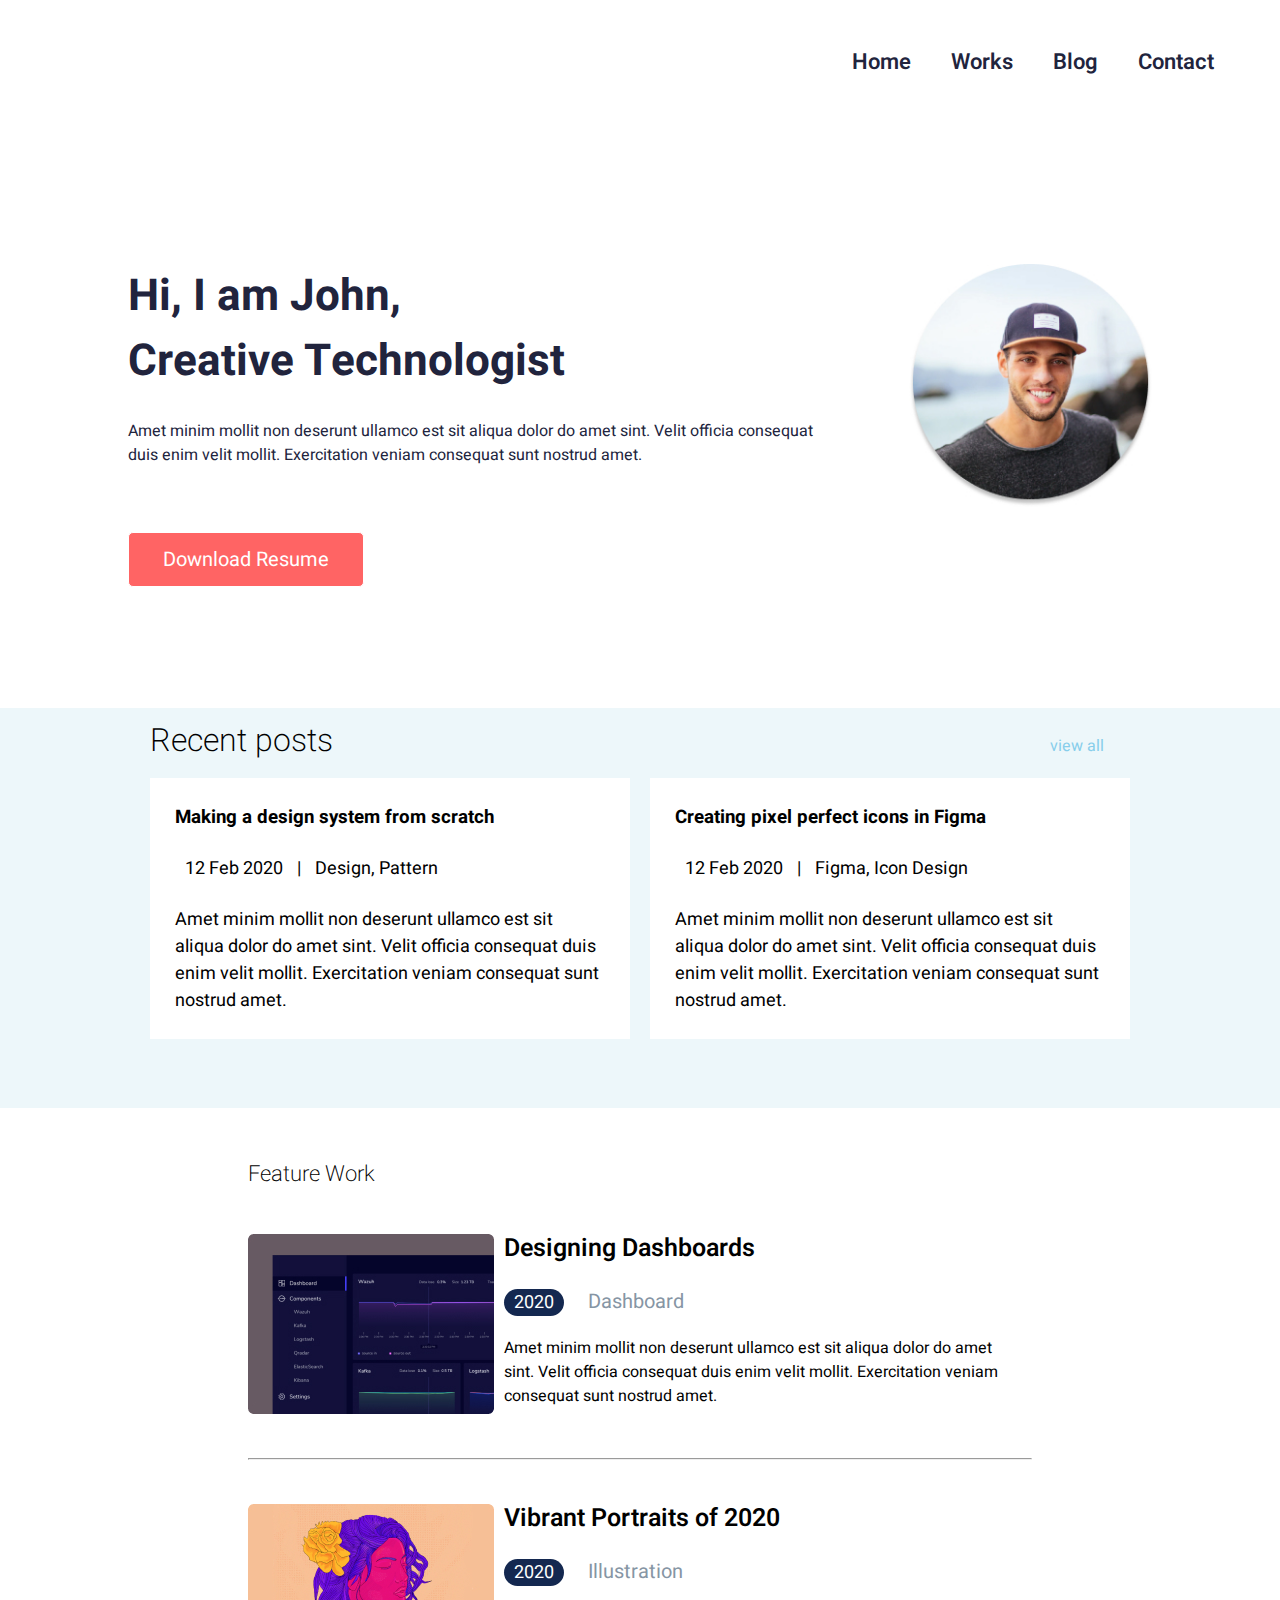
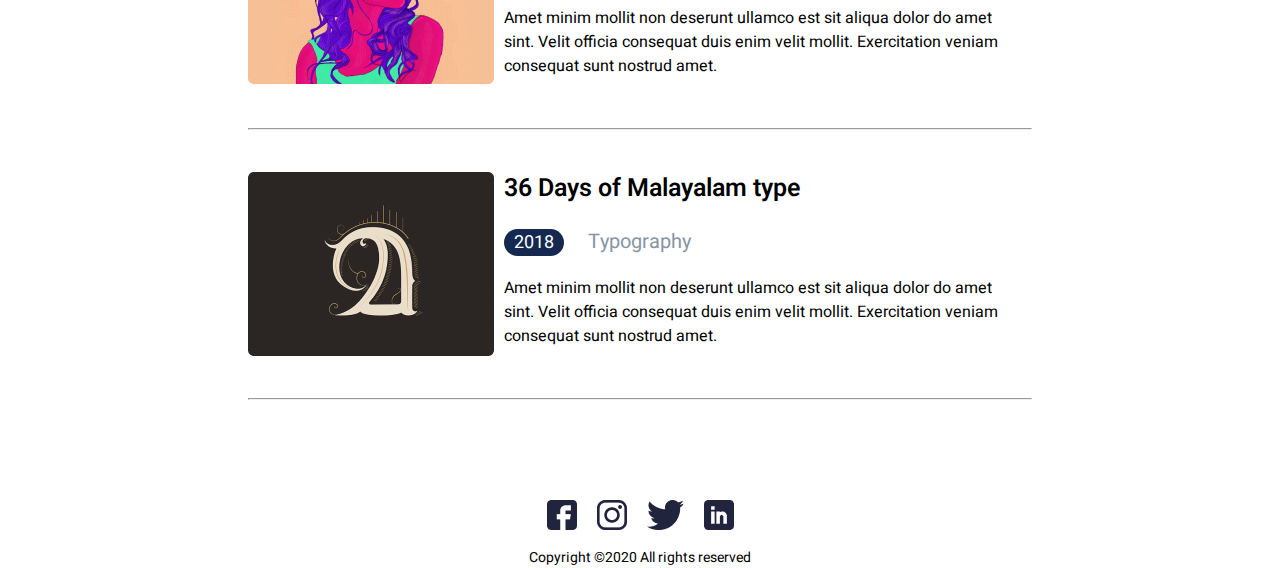
<file: index.html>
<!DOCTYPE html>
<html lang="en">
<head>
    <meta charset="UTF-8">
    <meta name="viewport" content="width=device-width, initial-scale=1.0">    
    <link rel="stylesheet" href="https://cdnjs.cloudflare.com/ajax/libs/font-awesome/6.6.0/css/all.min.css" integrity="sha512-Kc323vGBEqzTmouAECnVceyQqyqdsSiqLQISBL29aUW4U/M7pSPA/gEUZQqv1cwx4OnYxTxve5UMg5GT6L4JJg==" crossorigin="anonymous" referrerpolicy="no-referrer" />
    <link rel="stylesheet" href="./style.css">
    <title>Responsive page</title>
</head>
<body>
    <header>
          <nav class="navbar">
            <input type="checkbox" id="menu-toggle" class="menu-toggle">
            <label for="menu-toggle" class="menu-icon">
                <div></div>
                <div></div>
                <div></div>
            </label>
            <ul class="menu">
                <li><a href="./index.html">Home</a></li>
                <li><a href="./Works.html">Works</a></li>
                <li><a href="./Blog.html">Blog</a></li>
                <li><a href="#">Contact</a></li>
            </ul>
        </nav>
        </div>
    </header>
    <!-------topbox------>
    <div class="topbox">
        <div class="bx-about">
            <h1>Hi, I am John,<br>Creative Technologist</h1>
            <p>Amet minim mollit non deserunt ullamco est sit aliqua dolor do amet sint. Velit officia consequat duis enim velit mollit. Exercitation veniam consequat sunt nostrud amet.</p>
            <a href="#" class="resu-btn red-btn">Download Resume</a>
        </div>
        <div class="bx-about">
            <img src="./pic/Ellipse 1.jpg" alt="profile">
        </div>
    </div>
    <!----recent pose----   --->
    <section class="recent">
        <h1>Recent posts</h1>
        <a href="#">view all</a>
        <div class="row">
            <div class="recent-col left">
                <h3>Making a design system from scratch</h3><br>
                <p><span>12 Feb 2020</span> | <span>Design, Pattern</span></p><br>
                <p>Amet minim mollit non deserunt ullamco est sit aliqua dolor do amet sint. Velit officia consequat duis enim velit mollit. Exercitation veniam consequat sunt nostrud amet.</p>
            </div>
            <div class="recent-col right">
                <h3>Creating pixel perfect icons in Figma</h3><br>
                <p><span>12 Feb 2020</span> | <span>Figma, Icon Design</span></p><br>
                <p>Amet minim mollit non deserunt ullamco est sit aliqua dolor do amet sint. Velit officia consequat duis enim velit mollit. Exercitation veniam consequat sunt nostrud amet.</p>
            </div>
        </div>
    </section>

    <!----Featurework--->
    <section class="feat-work">
        <h1>Feature Work</h1>
        <div class="feat-col">
            <img src="./pic/Rectangle 30.jpg" alt="">
            <div class="feat-tx">
                <h2>Designing Dashboards</h2>
                <p><span style="color: white; font-size: 18px; font-weight: 400; background-color: #142850; border-radius: 20px; padding:0 10px; margin-right: 20px;" >2020</span> <span style="color:#8695A4; font-size: 20px;">Dashboard</span></p>
                <p>Amet minim mollit non deserunt ullamco est sit aliqua dolor do amet sint. Velit officia consequat duis enim velit mollit. Exercitation veniam consequat sunt nostrud amet.</p>
            </div>
        </div>
        <hr>
        <div class="feat-col" id="fw-mb">
            <img src="./pic/Rectangle 32.jpg" alt="">
            <div class="feat-tx">
                <h2>Vibrant Portraits of 2020</h2>
                <p><span style="color: white; font-size: 18px; font-weight: 400; background-color: #142850; border-radius: 20px; padding:0 10px; margin-right: 20px;">2020</span> <span style="color:#8695A4; font-size: 20px;"> Illustration</span></p>
                <p>Amet minim mollit non deserunt ullamco est sit aliqua dolor do amet sint. Velit officia consequat duis enim velit mollit. Exercitation veniam consequat sunt nostrud amet.</p>
            </div>
        </div>
        <hr>
        <div class="feat-col" id="fw-mb">
            <img src="./pic/Rectangle 34.jpg" alt="">
            <div class="feat-tx">
                <h2>36 Days of Malayalam type</h2>
                <p><span style="color: white; font-size: 18px; font-weight: 400; background-color: #142850; border-radius: 20px; padding:0 10px; margin-right: 20px;">2018</span> <span style="color:#8695A4; font-size: 20px;">Typography</span></p>
                <p>Amet minim mollit non deserunt ullamco est sit aliqua dolor do amet sint. Velit officia consequat duis enim velit mollit. Exercitation veniam consequat sunt nostrud amet.</p>
            </div>
        </div>
        <hr>
    </section>

    <!------footer---->
    <section class="footer">
        <div class="ft-icon">
            <a href="#"><img src="./pic/fb.png" alt=""></a>
            <a href="#"><img src="./pic/insta.png" alt=""></a>
            <a href="#"><img src="./pic/Group.png" alt=""></a>
            <a href="#"><img src="./pic/Linkedin.png" alt=""></a>
        </div>
        <p>Copyright ©2020 All rights reserved </p>

    </section>
</body>
</html>
</file>
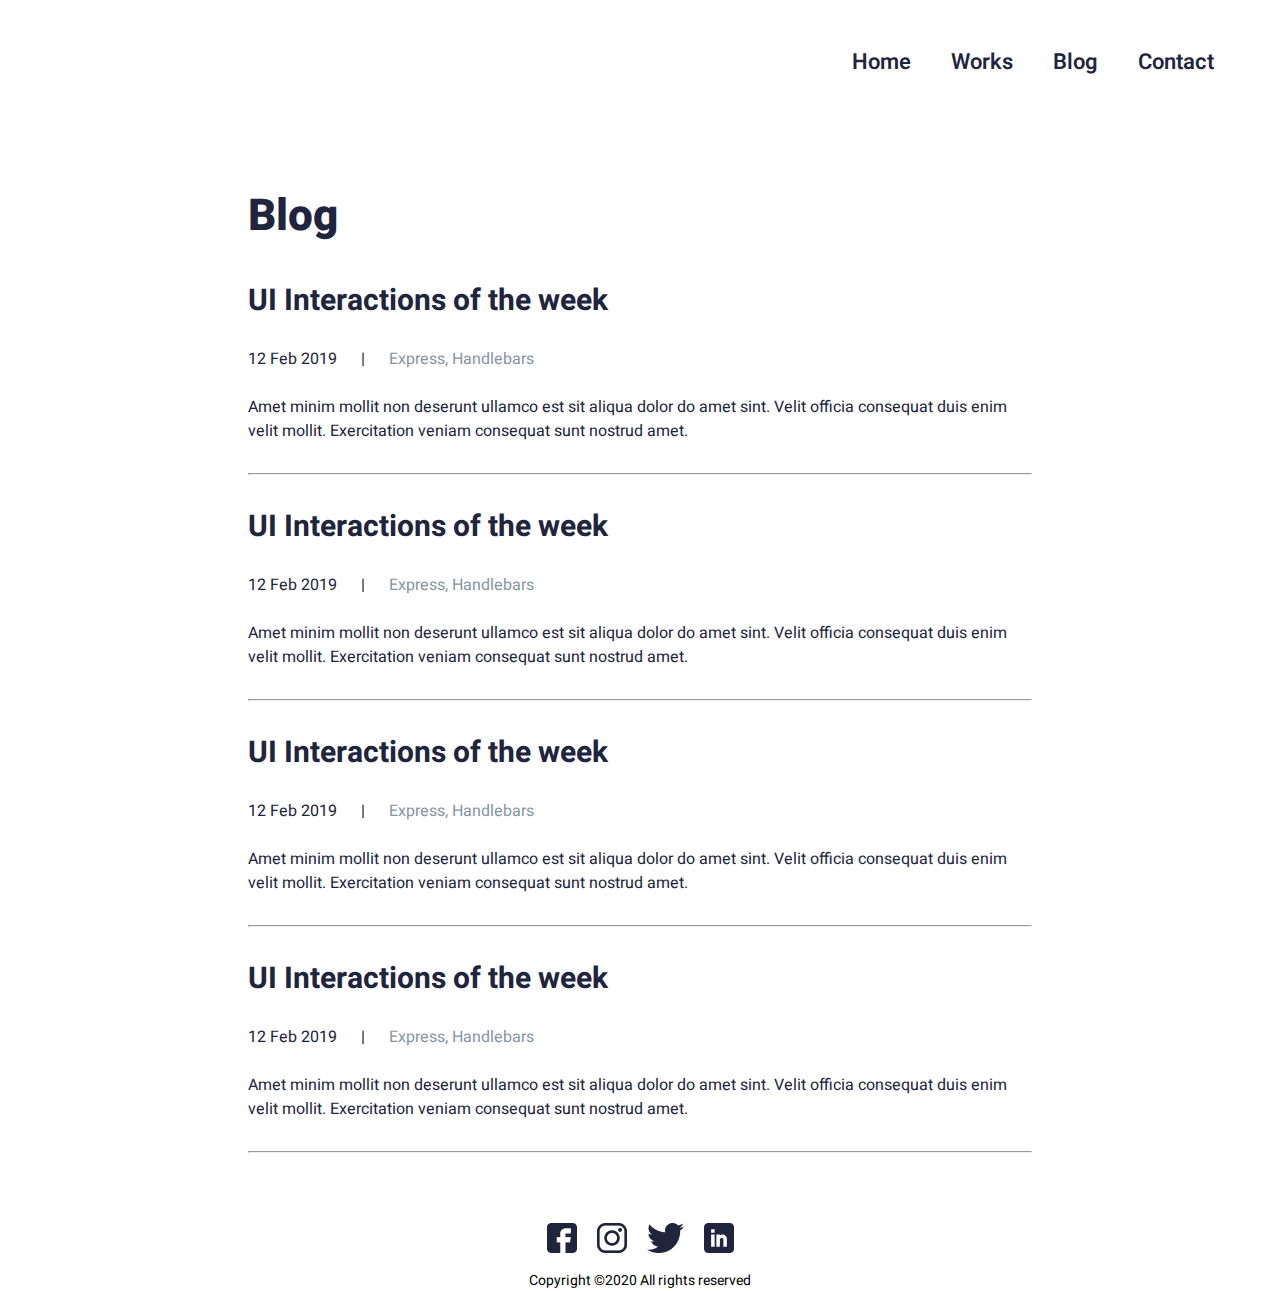
<file: Blog.html>
<!DOCTYPE html>
<html lang="en">
<head>
    <meta charset="UTF-8">
    <meta name="viewport" content="width=device-width, initial-scale=1.0">
    <link rel="stylesheet" href="https://cdnjs.cloudflare.com/ajax/libs/font-awesome/6.6.0/css/all.min.css" integrity="sha512-Kc323vGBEqzTmouAECnVceyQqyqdsSiqLQISBL29aUW4U/M7pSPA/gEUZQqv1cwx4OnYxTxve5UMg5GT6L4JJg==" crossorigin="anonymous" referrerpolicy="no-referrer" />
    <link rel="stylesheet" href="./style.css">
    <title>Blog</title>
</head>
<body>
    <header>
        <nav class="navbar">
          <input type="checkbox" id="menu-toggle" class="menu-toggle">
          <label for="menu-toggle" class="menu-icon">
              <div></div>
              <div></div>
              <div></div>
          </label>
          <ul class="menu">
              <li><a href="./index.html">Home</a></li>
              <li><a href="./Works.html">Works</a></li>
              <li><a href="./Blog.html">Blog</a></li>
              <li><a href="#">Contact</a></li>
          </ul>
      </nav>
      </div>
  </header>
    <section class="blog">
        <div class="Conblog">
            <h1>Blog</h1>
            <div class="bx-cont">
                <h2>UI Interactions of the week</h2><br>
                <p> <span>12 Feb 2019</span> | <span class="bg-sp-color"> Express, Handlebars </span></p><br>
                <p>Amet minim mollit non deserunt ullamco est sit aliqua dolor do amet sint. Velit officia consequat duis enim velit mollit. Exercitation veniam consequat sunt nostrud amet.</p>
            </div>
            <hr>
            <div class="bx-cont">
                <h2>UI Interactions of the week</h2><br>
                <p><span>12 Feb 2019</span> | <span class="bg-sp-color"> Express, Handlebars </span></p><br>
                <p>Amet minim mollit non deserunt ullamco est sit aliqua dolor do amet sint. Velit officia consequat duis enim velit mollit. Exercitation veniam consequat sunt nostrud amet.</p>
            </div>
            <hr>
            <div class="bx-cont">
                <h2>UI Interactions of the week</h2><br>
                <p><span>12 Feb 2019</span> | <span class="bg-sp-color"> Express, Handlebars </span></p><br>
                <p>Amet minim mollit non deserunt ullamco est sit aliqua dolor do amet sint. Velit officia consequat duis enim velit mollit. Exercitation veniam consequat sunt nostrud amet.</p>
            </div>
            <hr>
            <div class="bx-cont">
                <h2>UI Interactions of the week</h2><br>
                <p><span>12 Feb 2019</span> | <span class="bg-sp-color"> Express, Handlebars </span></p><br>
                <p>Amet minim mollit non deserunt ullamco est sit aliqua dolor do amet sint. Velit officia consequat duis enim velit mollit. Exercitation veniam consequat sunt nostrud amet.</p>
            </div>
            <hr>
        </div> 
    </section>
    <!------footer---->
    <section class="footer">
        <div class="ft-icon">
            <a href="#"><img src="./pic/fb.png" alt=""></a>
            <a href="#"><img src="./pic/insta.png" alt=""></a>
            <a href="#"><img src="./pic/Group.png" alt=""></a>
            <a href="#"><img src="./pic/Linkedin.png" alt=""></a>
        </div>
        <p>Copyright ©2020 All rights reserved </p>

    </section>    
    
</body>
</html>
</file>
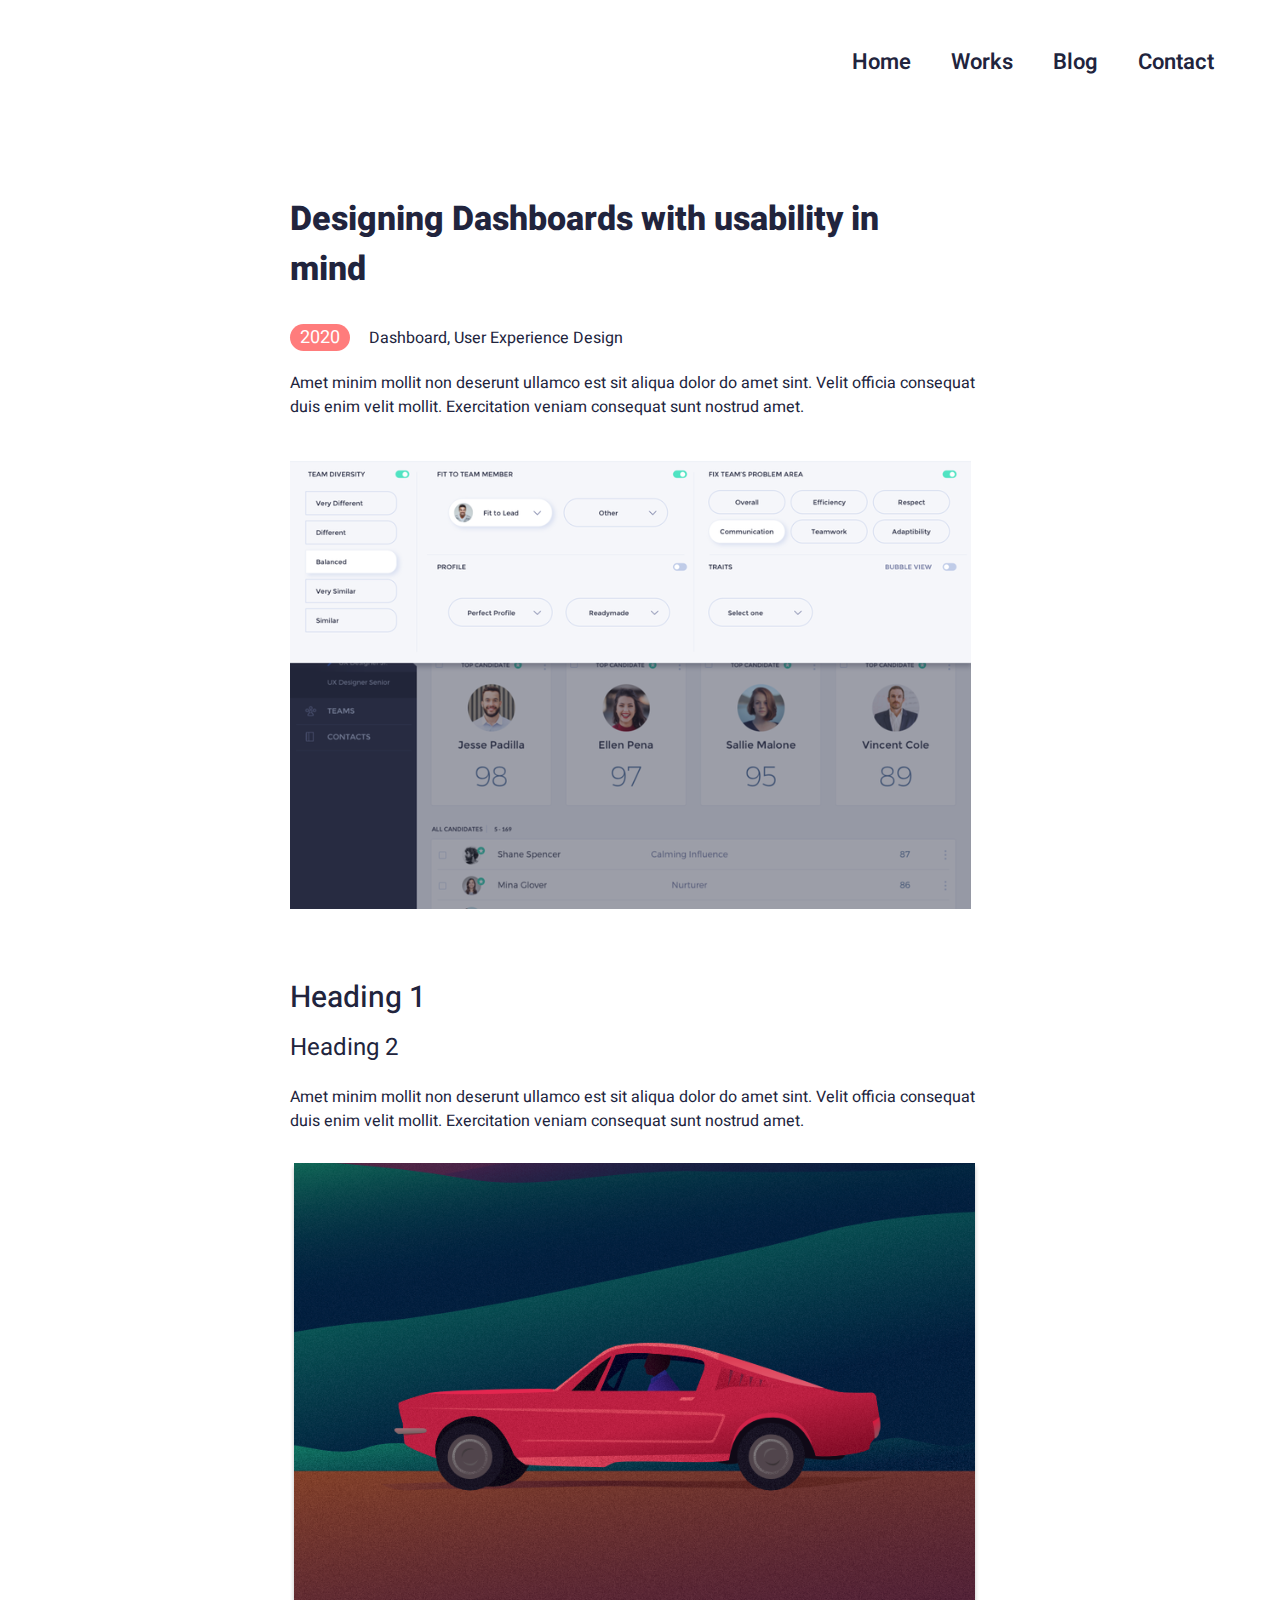
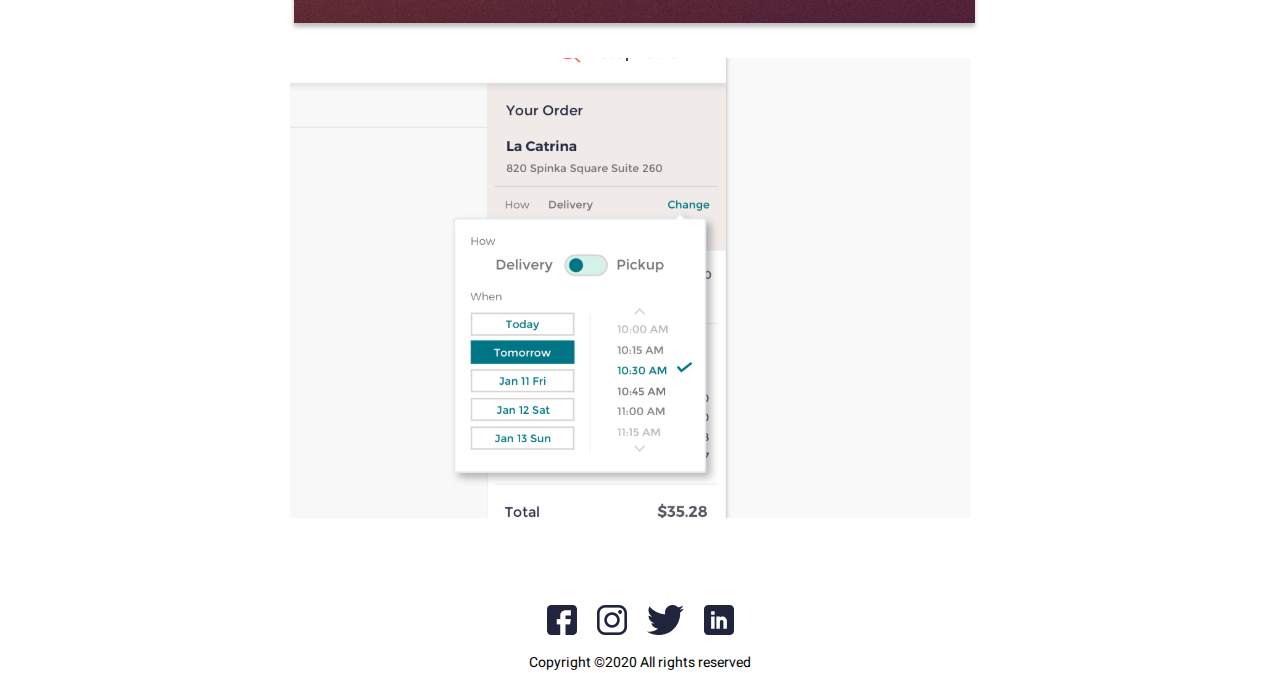
<file: Contact.html>
<!DOCTYPE html>
<html lang="en">
<head>
    <meta charset="UTF-8">
    <meta name="viewport" content="width=device-width, initial-scale=1.0">
    <link rel="stylesheet" href="https://cdnjs.cloudflare.com/ajax/libs/font-awesome/6.6.0/css/all.min.css" integrity="sha512-Kc323vGBEqzTmouAECnVceyQqyqdsSiqLQISBL29aUW4U/M7pSPA/gEUZQqv1cwx4OnYxTxve5UMg5GT6L4JJg==" crossorigin="anonymous" referrerpolicy="no-referrer" />
    <link rel="stylesheet" href="./style.css">
    <title>Blog</title>
</head>
<body>
    
  <header>
    <nav class="navbar">
      <input type="checkbox" id="menu-toggle" class="menu-toggle">
      <label for="menu-toggle" class="menu-icon">
          <div></div>
          <div></div>
          <div></div>
      </label>
      <ul class="menu">
          <li><a href="./index.html">Home</a></li>
          <li><a href="./Works.html">Works</a></li>
          <li><a href="./Blog.html">Blog</a></li>
          <li><a href="./Contact.html">Contact</a></li>
      </ul>
  </nav>
  </div>
</header>
    
    <section class="work-detail">
      <div class="work-d-col">
        <div class="work-d-tx">
            <h1>Designing Dashboards with usability in mind</h1>
            <p><span style="color: white; font-size: 18px; font-weight: 400; background-color:#FF7C7C; border-radius: 20px; padding:0 10px; margin-right: 15px;">2020</span> <span>Dashboard, User Experience Design</span></p>
            <p>Amet minim mollit non deserunt ullamco est sit aliqua dolor do amet sint. Velit officia consequat duis enim velit mollit. Exercitation veniam consequat sunt nostrud amet.</p>
            <img src="./pic/Rectangle 4.svg" alt="">
        </div>
        <div class="work-d-tx">
          <h2>Heading 1</h2>
          <h3>Heading 2</h3>
          <p>Amet minim mollit non deserunt ullamco est sit aliqua dolor do amet sint. Velit officia consequat duis enim velit mollit. Exercitation veniam consequat sunt nostrud amet.</p>
          <img src="./pic/Rectangle 5.svg" alt="">
          <img src="./pic/Rectangle 6.svg" alt="">

        </div>
      </div>
    </section>
    
    <!------footer---->
    <section class="footer">
        <div class="ft-icon">
            <a href="#"><img src="./pic/fb.png" alt=""></a>
            <a href="#"><img src="./pic/insta.png" alt=""></a>
            <a href="#"><img src="./pic/Group.png" alt=""></a>
            <a href="#"><img src="./pic/Linkedin.png" alt=""></a>
        </div>
        <p>Copyright ©2020 All rights reserved </p>

    </section>    
    
</body>
</html>
</file>
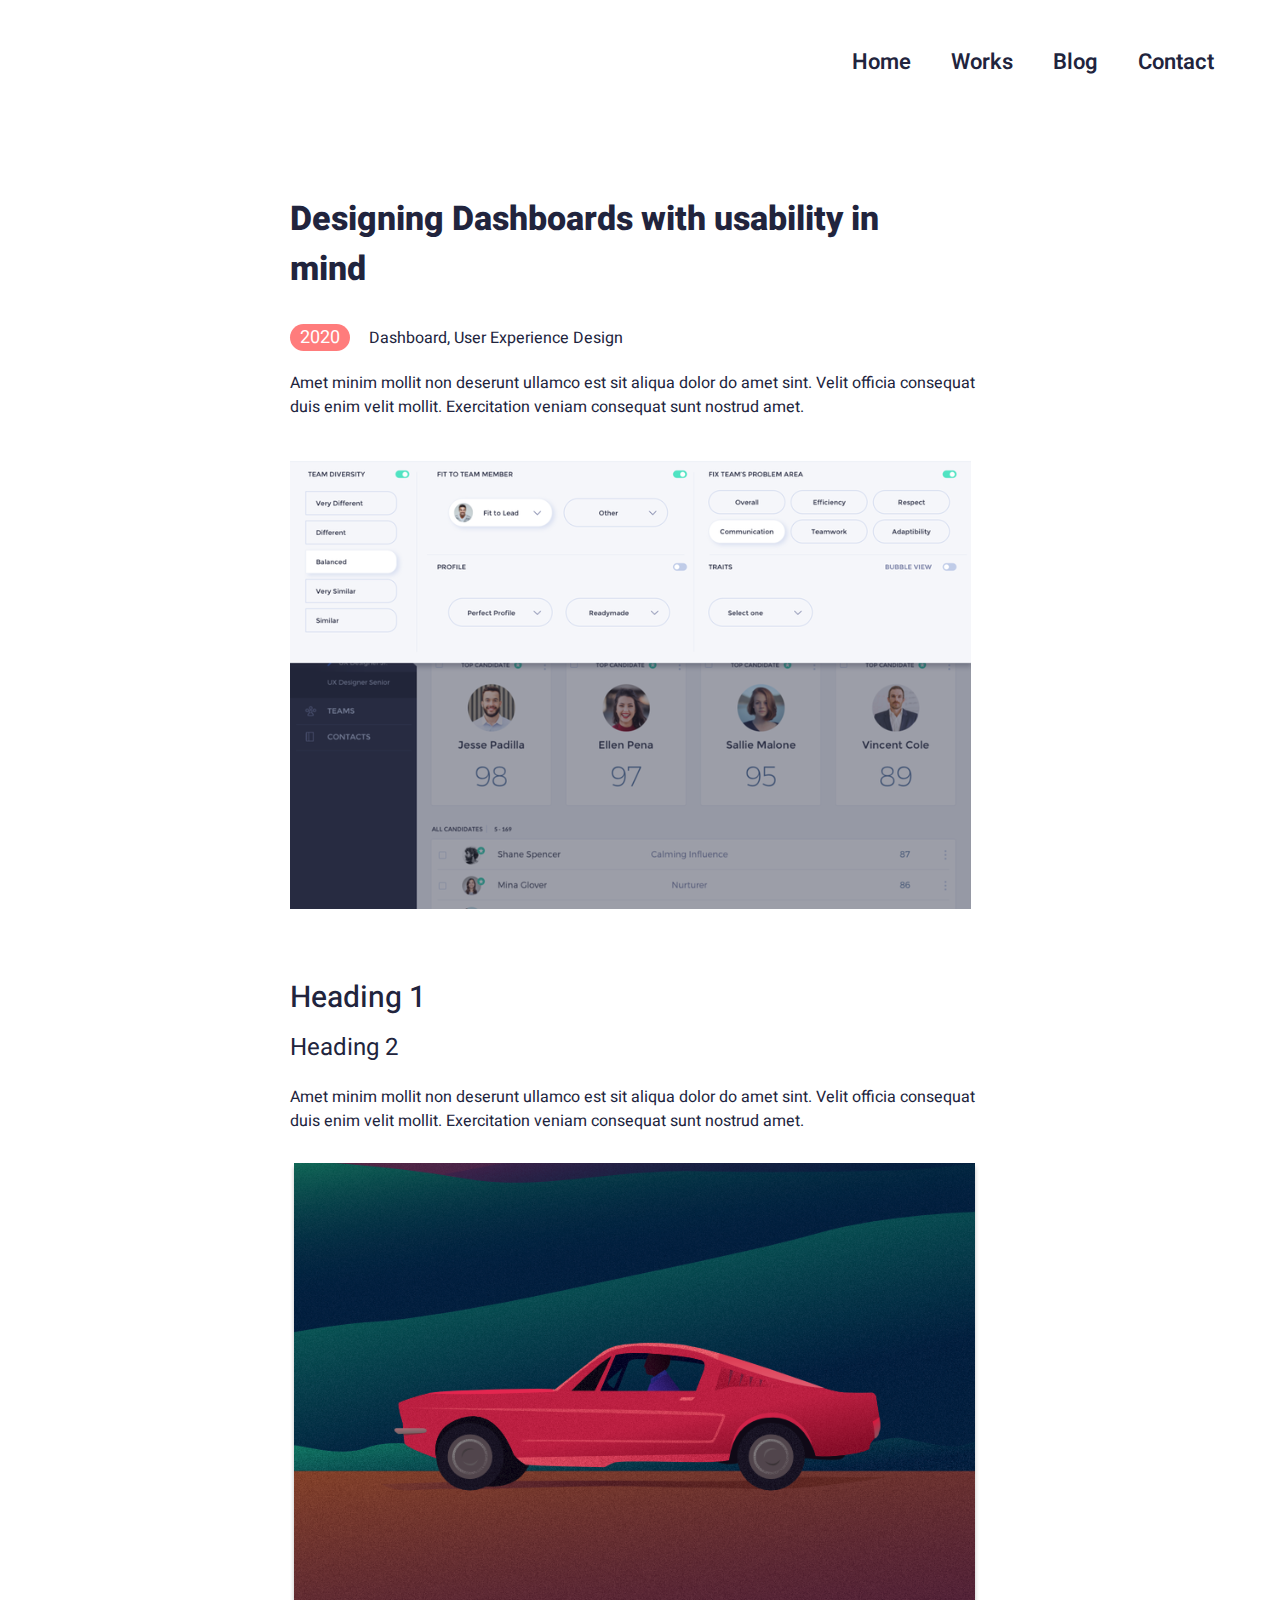
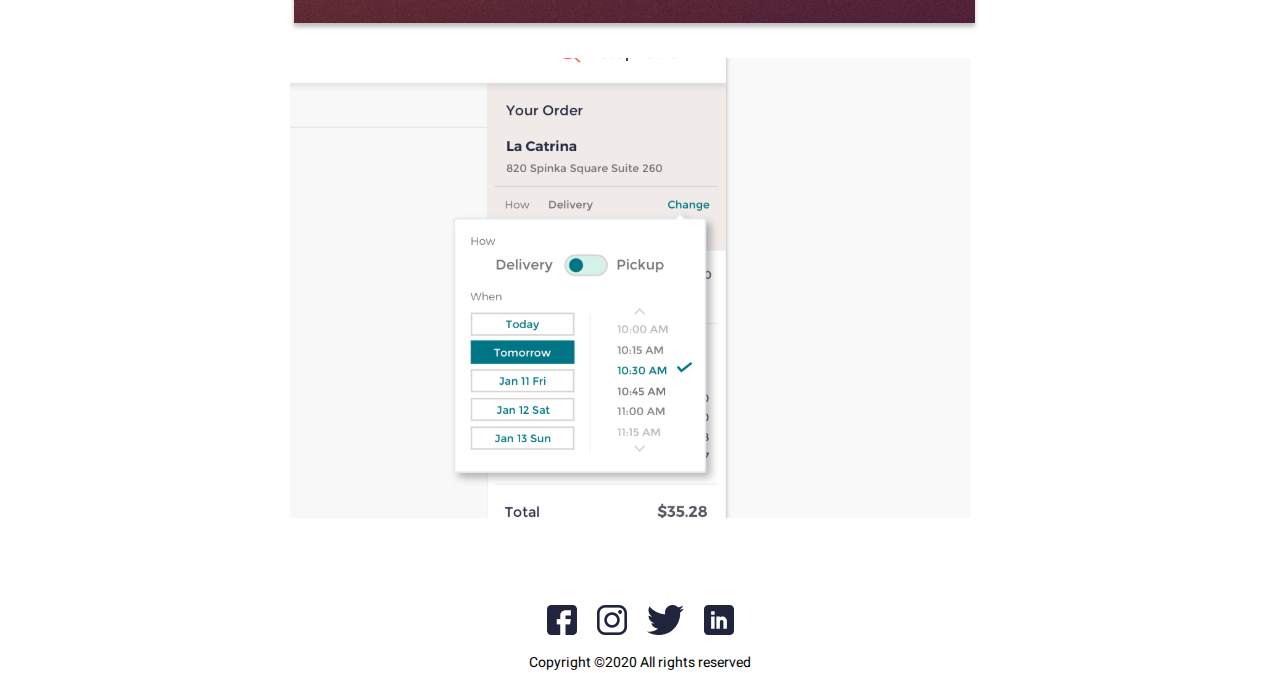
<file: workdetail.html>
<!DOCTYPE html>
<html lang="en">
<head>
    <meta charset="UTF-8">
    <meta name="viewport" content="width=device-width, initial-scale=1.0">
    <link rel="stylesheet" href="https://cdnjs.cloudflare.com/ajax/libs/font-awesome/6.6.0/css/all.min.css" integrity="sha512-Kc323vGBEqzTmouAECnVceyQqyqdsSiqLQISBL29aUW4U/M7pSPA/gEUZQqv1cwx4OnYxTxve5UMg5GT6L4JJg==" crossorigin="anonymous" referrerpolicy="no-referrer" />
    <link rel="stylesheet" href="./style.css">
    <title>Blog</title>
</head>
<body>
    
  <header>
    <nav class="navbar">
      <input type="checkbox" id="menu-toggle" class="menu-toggle">
      <label for="menu-toggle" class="menu-icon">
          <div></div>
          <div></div>
          <div></div>
      </label>
      <ul class="menu">
          <li><a href="./index.html">Home</a></li>
          <li><a href="./Works.html">Works</a></li>
          <li><a href="./Blog.html">Blog</a></li>
          <li><a href="#">Contact</a></li>
      </ul>
  </nav>
  </div>
</header>
    
    <section class="work-detail">
      <div class="work-d-col">
        <div class="work-d-tx">
            <h1>Designing Dashboards with usability in mind</h1>
            <p><span style="color: white; font-size: 18px; font-weight: 400; background-color:#FF7C7C; border-radius: 20px; padding:0 10px; margin-right: 15px;">2020</span> <span>Dashboard, User Experience Design</span></p>
            <p>Amet minim mollit non deserunt ullamco est sit aliqua dolor do amet sint. Velit officia consequat duis enim velit mollit. Exercitation veniam consequat sunt nostrud amet.</p>
            <img src="./pic/Rectangle 4.svg" alt="">
        </div>
        <div class="work-d-tx">
          <h2>Heading 1</h2>
          <h3>Heading 2</h3>
          <p>Amet minim mollit non deserunt ullamco est sit aliqua dolor do amet sint. Velit officia consequat duis enim velit mollit. Exercitation veniam consequat sunt nostrud amet.</p>
          <img src="./pic/Rectangle 5.svg" alt="">
          <img src="./pic/Rectangle 6.svg" alt="">

        </div>
      </div>
    </section>
    
    <!------footer---->
    <section class="footer">
        <div class="ft-icon">
            <a href="#"><img src="./pic/fb.png" alt=""></a>
            <a href="#"><img src="./pic/insta.png" alt=""></a>
            <a href="#"><img src="./pic/Group.png" alt=""></a>
            <a href="#"><img src="./pic/Linkedin.png" alt=""></a>
        </div>
        <p>Copyright ©2020 All rights reserved </p>

    </section>    
    
</body>
</html>
</file>
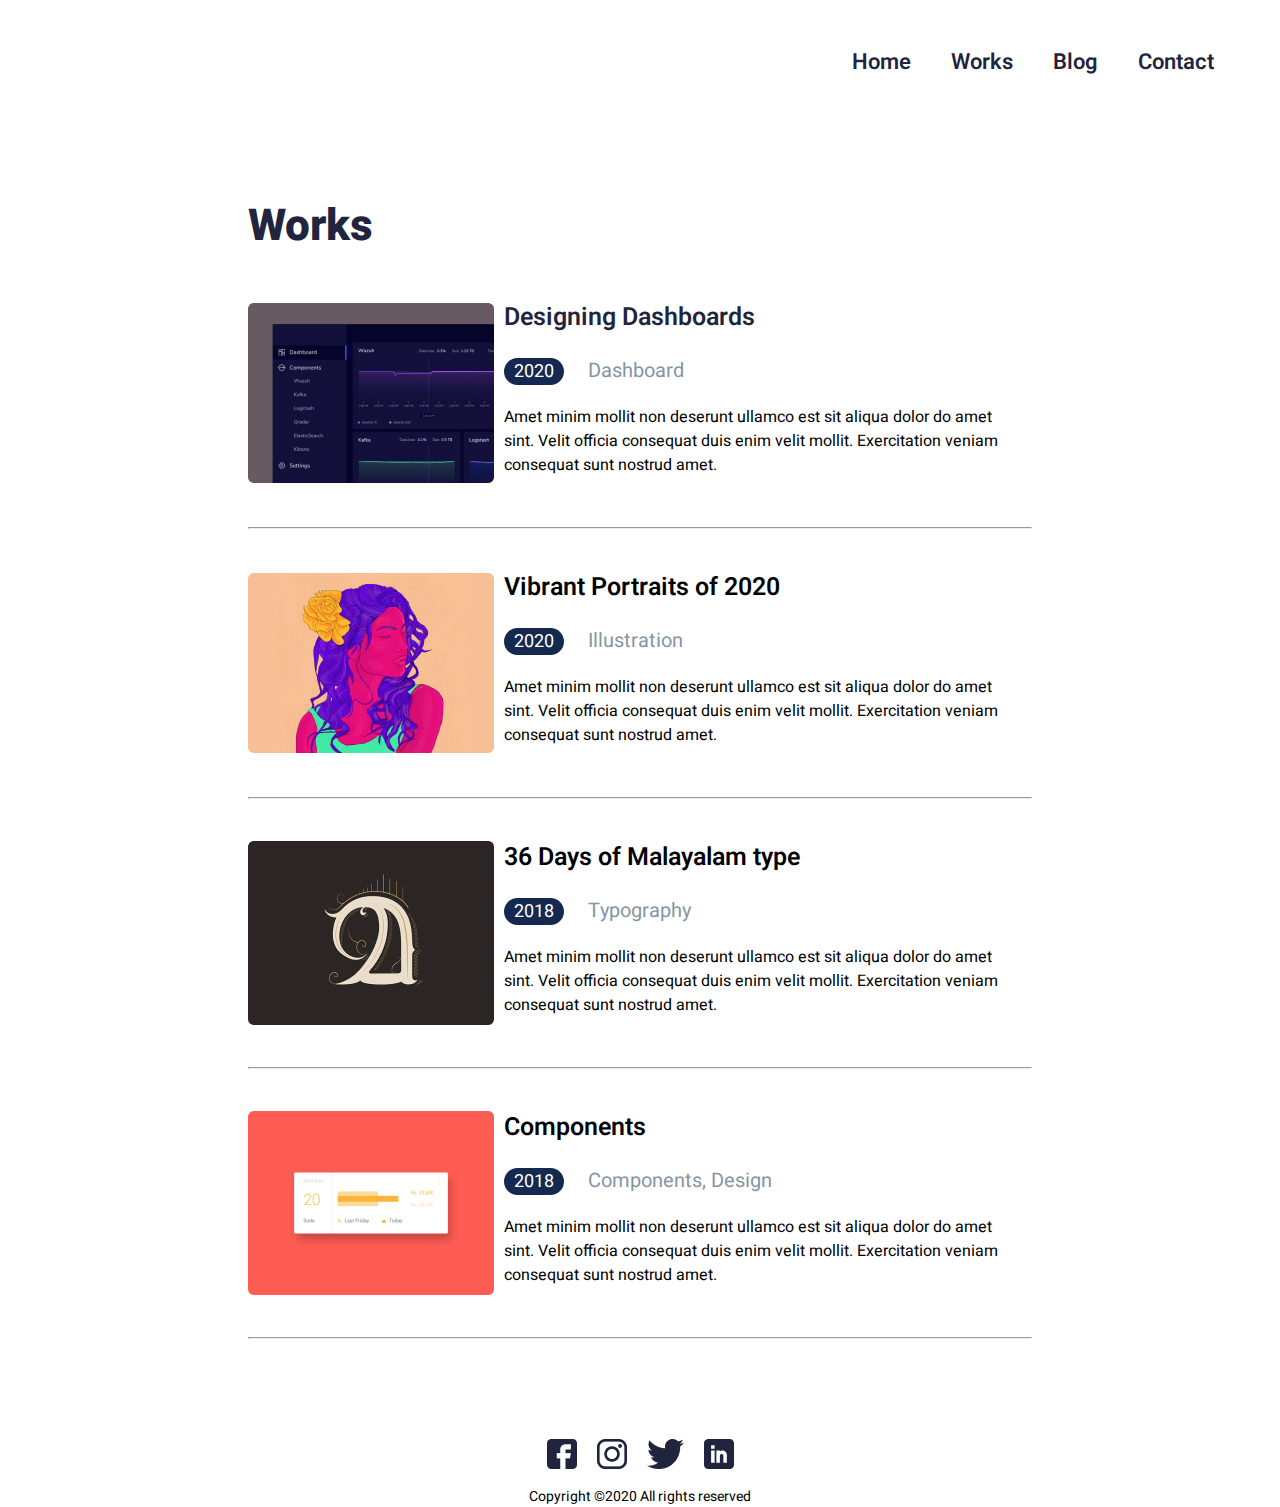
<file: Works.html>
<!DOCTYPE html>
<html lang="en">
<head>
    <meta charset="UTF-8">
    <meta name="viewport" content="width=device-width, initial-scale=1.0">
    <link rel="stylesheet" href="https://cdnjs.cloudflare.com/ajax/libs/font-awesome/6.6.0/css/all.min.css" integrity="sha512-Kc323vGBEqzTmouAECnVceyQqyqdsSiqLQISBL29aUW4U/M7pSPA/gEUZQqv1cwx4OnYxTxve5UMg5GT6L4JJg==" crossorigin="anonymous" referrerpolicy="no-referrer" />
    <link rel="stylesheet" href="./style.css">
    <title>Blog</title>
</head>
<body>
    <header>
        <nav class="navbar">
          <input type="checkbox" id="menu-toggle" class="menu-toggle">
          <label for="menu-toggle" class="menu-icon">
              <div></div>
              <div></div>
              <div></div>
          </label>
          <ul class="menu">
              <li><a href="./index.html">Home</a></li>
              <li><a href="./Works.html">Works</a></li>
              <li><a href="./Blog.html">Blog</a></li>
              <li><a href="#">Contact</a></li>
          </ul>
      </nav>
      </div>
    </header>
    <section class="feat-work" id="work-page">
        <h1 class="txtwork">Works</h1>
        <div class="feat-col" id="wp-feat-col">
            <img src="./pic/Rectangle 30.jpg" alt="">
            <div class="feat-tx" id="wp-feat-tx">
                <a href="./workdetail.html"><h2>Designing Dashboards</h2></a>
                <p><span style="color: white; font-size: 18px; font-weight: 400; background-color: #142850; border-radius: 20px; padding:0 10px; margin-right: 20px;">2020</span> <span style="color:#8695A4; font-size: 20px;">Dashboard</span></p>
                <p>Amet minim mollit non deserunt ullamco est sit aliqua dolor do amet sint. Velit officia consequat duis enim velit mollit. Exercitation veniam consequat sunt nostrud amet.</p>
            </div>
        </div>
        <hr>
        <div class="feat-col" id="wp-feat-col">
            <img src="./pic/Rectangle 32.jpg" alt="">
            <div class="feat-tx" id="wp-feat-tx">
                <h2>Vibrant Portraits of 2020</h2>
                <p><span style="color: white; font-size: 18px; font-weight: 400; background-color: #142850; border-radius: 20px; padding:0 10px; margin-right: 20px;">2020</span> <span style="color:#8695A4; font-size: 20px;"> Illustration</span></p>
                <p>Amet minim mollit non deserunt ullamco est sit aliqua dolor do amet sint. Velit officia consequat duis enim velit mollit. Exercitation veniam consequat sunt nostrud amet.</p>
            </div>
        </div>
        <hr>
        <div class="feat-col" id="wp-feat-col">
            <img src="./pic/Rectangle 34.jpg" alt="">
            <div class="feat-tx" id="wp-feat-tx">
                <h2>36 Days of Malayalam type</h2>
                <p><span style="color: white; font-size: 18px; font-weight: 400; background-color: #142850; border-radius: 20px; padding:0 10px; margin-right: 20px;">2018</span> <span style="color:#8695A4; font-size: 20px;">Typography</span></p>
                <p>Amet minim mollit non deserunt ullamco est sit aliqua dolor do amet sint. Velit officia consequat duis enim velit mollit. Exercitation veniam consequat sunt nostrud amet.</p>
            </div>
        </div>
        <hr>
        <div class="feat-col" id="wp-feat-col">
            <img src="./pic/Rectangle 40.jpg" alt="">
            <div class="feat-tx" id="wp-feat-tx">
                <h2>Components</h2>
                <p><span style="color: white; font-size: 18px; font-weight: 400; background-color: #142850; border-radius: 20px; padding:0 10px; margin-right: 20px;">2018</span> <span style="color:#8695A4; font-size: 20px;"> Components, Design</span></p>
                <p>Amet minim mollit non deserunt ullamco est sit aliqua dolor do amet sint. Velit officia consequat duis enim velit mollit. Exercitation veniam consequat sunt nostrud amet.</p>
            </div>
        </div>
        <hr>
    </section>

    <!------footer---->
    <section class="footer">
        <div class="ft-icon">
            <a href="#"><img src="./pic/fb.png" alt=""></a>
            <a href="#"><img src="./pic/insta.png" alt=""></a>
            <a href="#"><img src="./pic/Group.png" alt=""></a>
            <a href="#"><img src="./pic/Linkedin.png" alt=""></a>
        </div>
        <p>Copyright ©2020 All rights reserved </p>

    </section>    
    
</body>
</html>
</file>
<file: style.css>
@import url('https://fonts.googleapis.com/css2?family=Heebo:wght@100..900&family=Hind+Siliguri:wght@300;400;500;600;700&family=Mitr:wght@200;300;400;500;600;700&family=PT+Sans+Narrow:wght@400;700&display=swap');
*{
    box-sizing: border-box;
    margin: 0;
    padding: 0;
    font-family: "Heebo", sans-serif;
}
.menu {
    display: flex;
    margin-right: 30px;
    margin-top: 10px;
}
.menu li{
    padding: 20px;
    list-style: none;
    font-size: 22px;
    font-weight: 600;
}
.menu a{
    text-decoration: none;
    color: #21243D;
}
.menu a:hover{
    cursor: pointer;
    color: #FF6464;
}
.navbar {
    display: flex;
    justify-content: flex-end;
    align-items: center;
    background-color: #ffffff;
    padding: 1rem;
}
.menu-toggle {
    display: none;
}

.menu-icon {
    display: none;
    flex-direction: column;
    cursor: pointer;
}

.menu-icon div {
    width: 25px;
    height: 3px;
    background-color: #21243D;
    margin: 4px 0;
}

/*----topbox-----*/
.topbox{
    width: 80%;
    margin: auto;
    padding-top: 70px;
    padding-bottom: 50px;
    display: flex;
    justify-content: center;
    align-items: center;
    color: #21243D
}
.bx-about img{
    width: 243px;
    display: flex;
    justify-content: center;
    align-items: center;
}
.bx-about h1{
    font-size: 44px;
    margin-top: 80px;
}
.bx-about p{
    margin: 10px 20px 40px 0;
    font-size: 16px;
    padding: 15px 60px 25px 0;
}
.red-btn{
    display: inline-block;
    text-align: center;
    text-decoration: none;
    color: white;
    border: 1px solid white;
    border-radius: 5px;
    padding: 12px 34px;
    font-size: 20px;
    background-color: #FF6464;
    position: relative;
    cursor: pointer;
}
.red-btn:hover{
    color: white;
}

/*----recentpose-----*/
.recent {
    display: flex;
    flex-direction: column;  
}
.recent > h1{
    font-weight: 200;
    position: relative;
    top: 80px;
    left: 150px;
}
.recent a{
    color: skyblue;
    text-decoration: none;
    position: relative;
    top: 50px;
    left: 1050px;
}
.row {
    background-color: #EDF7FA;
    padding: 0 150px;
    margin: auto;
    display: flex;
    flex-direction: row;
    /* justify-content: start; */
    gap: 20px;
    min-height: 400px;
    align-items: center;
}
.recent-col {
    background-color: white;
    border: none;
    padding: 25px;
    flex-basis: 150px;
}
.left {
    flex-grow: 1;
}
.right {
    flex-grow: 1;
}
.recent-col p{
    font-size: 18px;
}

.recent span {
    padding: 0 10px;
}

/*-----Featurework-----*/
.feat-work {
    width: 80%;
    margin: auto;
    background-color:white;
}
.feat-work h1{
    position: relative;
    margin-top: 20px;
    font-size: 22px;
    font-weight: 200;
}
.feat-col{
    display: flex;
    justify-content: center;
    align-items: center;
}
.feat-col img{
    display: flex;
    justify-content: center;
    align-items: center;
}
.feat-tx{
    display: flex;
    flex-direction: column;
    padding: 10px;
    margin-bottom: 20px;
    margin-top: 30px;
    width: 600px;
}
.feat-col h2{
    font-size: 25px;
    font-weight: 600;
    margin-bottom: 20px;    
}
.feat-col p{
    font-size: 16px;
    margin-bottom: 20px;
}


/*----foot-----*/

.ft-icon {
    justify-content: center;
    display: flex;
}
.ft-icon img{
    height: 30px;
    margin: 10px;
}
.footer p{
    font-size: 14px;
    display: flex;
    justify-content: center;
    align-items: center;
}
.footer{
    height: 80px;
    display: grid;
    place-items: center;
    padding: 60px 0 20px;
}
/*-------works-page-----*/
.feat-work > .txtwork {
    font-size: 44px;
    font-weight: 800;
    margin-top: 50px;
    color: #21243D
}
.feat-work {
    padding: 30px 120px
}
#wp-feat-tx > a{
    text-decoration: none;
    color: #21243D;
}
#wp-feat-tx > a:hover{
    cursor: pointer;
    color: #FF6464;
}

/*------blog-page----*/
.blog {
    width: 80%;
    margin: auto;
    background-color:white;
    color: #21243D;
}
hr{
    color: #E0E0E0;
}
.Conblog{
    margin-top: 70px;
    padding: 0 120px;
}
.Conblog h1{
    font-size: 44px;
    font-weight: 800;

}
.bx-cont {
    margin: 30px 0;

}
.bx-cont h2{
    font-size: 30px;
    font-weight: 700;
}
.bg-sp-color{
    color: #8695A4;
    padding-left: 20px;
}
.bx-cont span{
    padding-right: 20px;
}

/*----------------work detail page------------*/

.work-detail {
    width: 80%;
    margin: auto;
    background-color:white;
    color: #21243D;
}
.work-d-col {
    display: flex;
    flex-direction: column;
    justify-content: center;
    align-items: center;
}
.work-d-tx{
    width: 700px;
}
.work-d-tx h1{
    font-size: 34px;
    font-weight: 800;
    padding: 40px 40px 0 0;
    margin: 40px 30px 30px 0;
}
.work-d-tx h2{
    font-size: 30px;
    font-weight: 500;
    margin: 50px 0 10px;
}
.work-d-tx h3{
    font-size: 24px;
    font-weight: 400;
}
.work-d-tx p{
    font-size: 16px;
    margin: 20px 0;
}
.work-d-tx > img{
    margin: 10px 0;
}

/*--------------media-----------------*/
@media (max-width : 900px) {
        .menu {
            display: none;
            flex-direction: column;
            width: 100%;
            text-align: right;
        }
    
        .menu-toggle:checked+.menu-icon+.menu {
            display: flex;
        }
    
        .menu-icon {
            display: flex;
        }
    
        .menu li {
            margin: 0;
            font-size: 18px;
        }
    
        .menu li a {
            padding: 1rem;
        }

 /*-----topboxMB-----*/
    .topbox {
        flex-direction: column-reverse;
    }
    .bx-about{
        margin-top: -10%;
        width: 100%;
        align-items: center;
        display: flex;
        flex-direction: column;
        justify-content: center;
        text-align: center;
    }
    .bx-about h1 {
        font-size: 35px;
    }
/*---------------------*/
    .recent {
        margin: -10%;
    }
    .row{
        padding: 100px 50px 50px;
        display: flex;
        flex-direction: column;
    }
    .row h3{
        font-size: 20px;
    }
    .row p{
        font-size: 16px;
    }
    .recent > h1{
        top: 100px;
        left: auto;
        align-items: center;
        display: flex;
        justify-content: center;
    }
    /*-----------------*/
    .feat-work {
        padding: 0;
    }
    .feat-col{
        flex-direction: column;
        align-items: center;
    }
    .feat-tx{
        width: 100%;
        
    }
    .feat-work h1 {
        display: flex;
        align-items: center;
        justify-content: center;
        margin: 50px 0 20px;
    }
    #fw-mb{
        display: none;
    }
    .footer {
        position: relative;
        align-items: end;
    }
    /*------blogMB-----*/
    .Conblog {
        padding:0;
        margin: 60px 0;
    }
    .Conblog h1{
        font-weight: 600;
        font-size: 35px;
    }
    .bx-cont h2{
        font-size: 25px;
    }
    /*------workMB--------*/
    #work-page > .txtwork{
        font-size: 30px;
        font-weight: 700;
        justify-content: flex-start;
    }
    #wp-feat-tx {
        padding: 0;
    }
    #work-page hr{
        margin-bottom: 30px;
    }
    #wp-feat-col img{
        width: 100%;
    }
    /*------contactMB------*/

    .work-d-tx > img{
        width: 290px;
        justify-content:center;
        align-items: center;
    }

    .work-d-tx {
        width: 90%;
    }
    .work-d-tx h1{
        padding: 0;
        margin: 50px 0 20px;
        font-size: 25px;
    }

}
</file>
